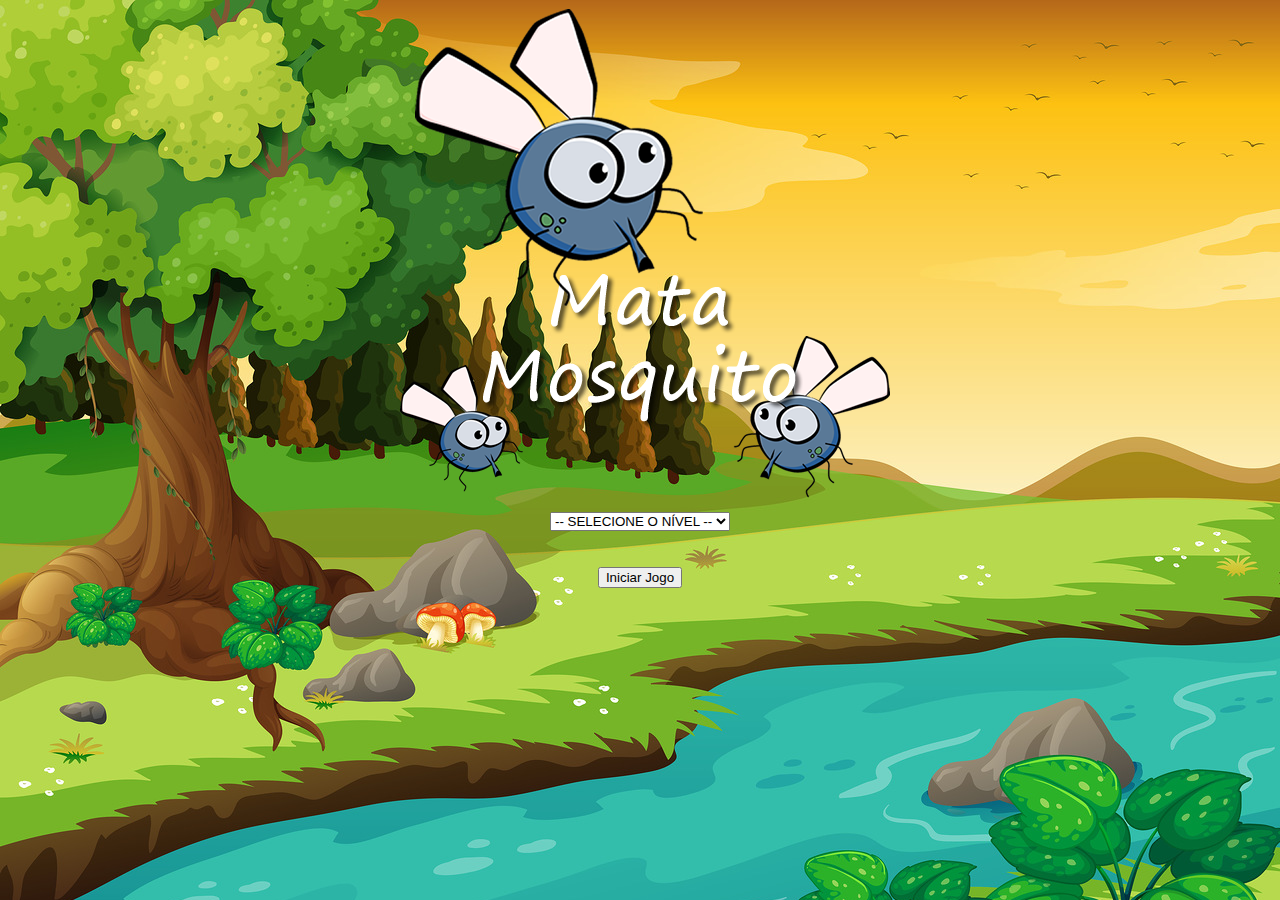
<file: index.html>
<!DOCTYPE html>
<html>
<head>
	<meta charset="utf-8">
	<meta name="viewport" content="width=device-width, initial-scale=1">
	<title>Mata Mosquito - App Game</title>

	<link rel="stylesheet" type="text/css" href="estilo.css">

	<link href="https://cdn.jsdelivr.net/npm/bootstrap@5.3.0-alpha1/dist/css/bootstrap.min.css" rel="stylesheet" integrity="sha384-GLhlTQ8iRABdZLl6O3oVMWSktQOp6b7In1Zl3/Jr59b6EGGoI1aFkw7cmDA6j6gD" crossorigin="anonymous">

	<script type="text/javascript">
		
		function sendLevel(){
			var level = document.getElementById('level').value

			if(level === ''){
				alert('Por favor, selecione uma dificuldade válida.')
				return false
			}

			window.location.href = 'game.html?' + level

		}



	</script>


</head>
<body>

	<div align="center">
		<img src="imagens/game.png">

		<div>
			<select id="level" class="btn btn-light">
				<option value="">-- SELECIONE O NÍVEL --</option>
				<option value="normal">Normal</option>
				<option value="dificil">Difícil</option>
				<option value="extremo">Extremo</option>
			</select>	
		</div>

		<div>
			<br><br>

			<button class="btn btn-danger btn-lg" onclick="sendLevel()">Iniciar Jogo</button>
		</div>
	</div>

</body>
</html>
</file>
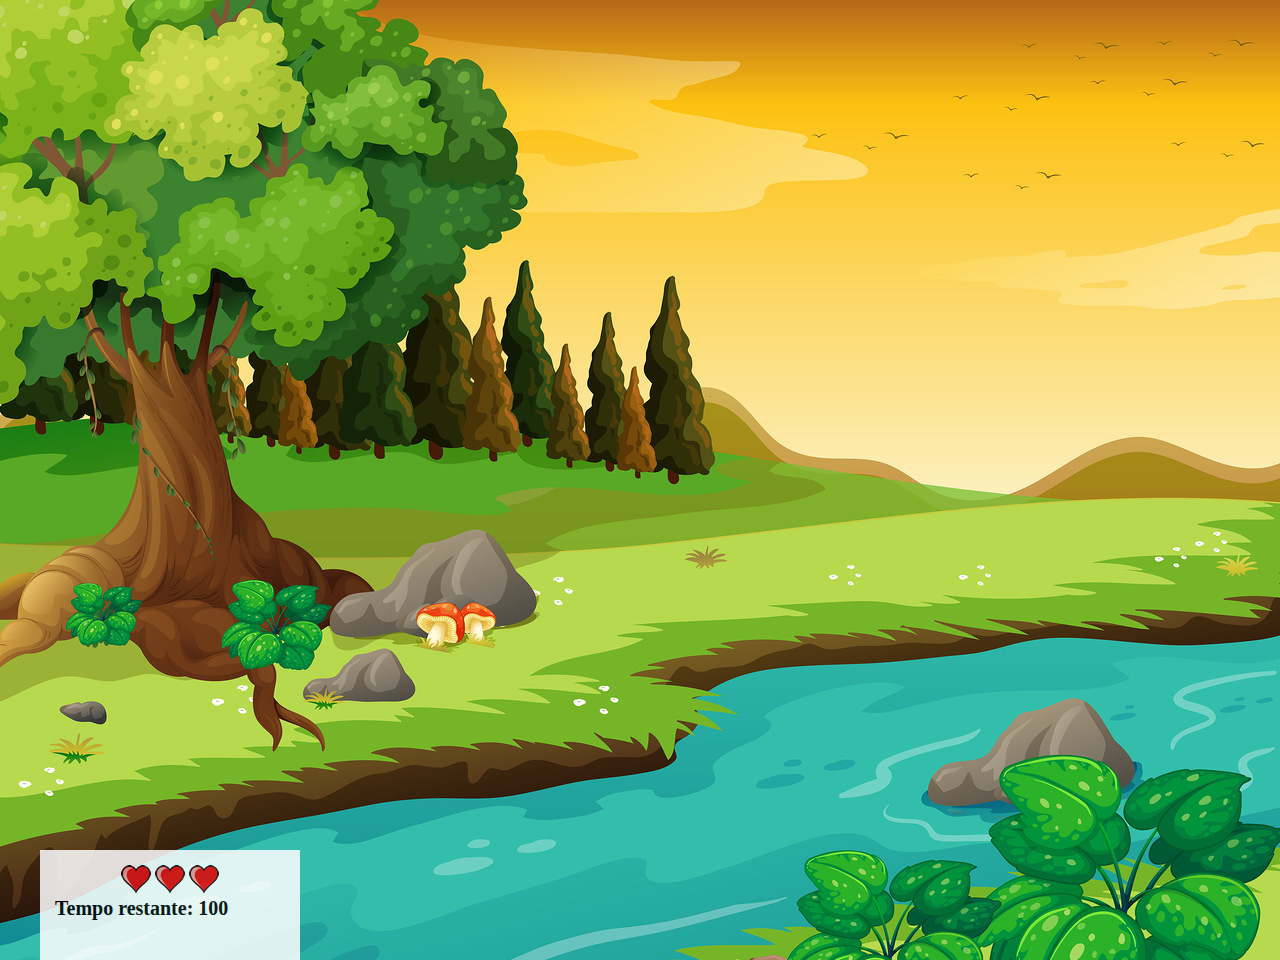
<file: game.html>
<!DOCTYPE html>
<html>
<head>
	<meta charset="utf-8">
	<meta name="viewport" content="width=device-width, initial-scale=1">
	<title>Game Mata Mosquito</title>

	<link rel="stylesheet" type="text/css" href="estilo.css">
	<link href="https://cdn.jsdelivr.net/npm/bootstrap@5.3.0-alpha1/dist/css/bootstrap.min.css" rel="stylesheet" integrity="sha384-GLhlTQ8iRABdZLl6O3oVMWSktQOp6b7In1Zl3/Jr59b6EGGoI1aFkw7cmDA6j6gD" crossorigin="anonymous">
	<script type="text/javascript" src="script.js"></script>

</head>
<body onresize="espacoMaximo()">

	<!-- === CONTADOR DE VIDAS === -->
	<div class="layout">
		<div id="vidas" align="center">
			<img src="imagens/coracao_cheio.png" id="v1">
			<img src="imagens/coracao_cheio.png" id="v2">
			<img src="imagens/coracao_cheio.png" id="v3">
			
		</div>

		<div class="tempo">Tempo restante: <span id="cronometro"></span></div>
	</div>



	<script type="text/javascript">

		document.getElementById('cronometro').innerHTML = timer
		var criaMosquito = setInterval(function(){
			posicaoAleatoria()
		}, velocity)


		
	</script>


</body>
</html>
</file>
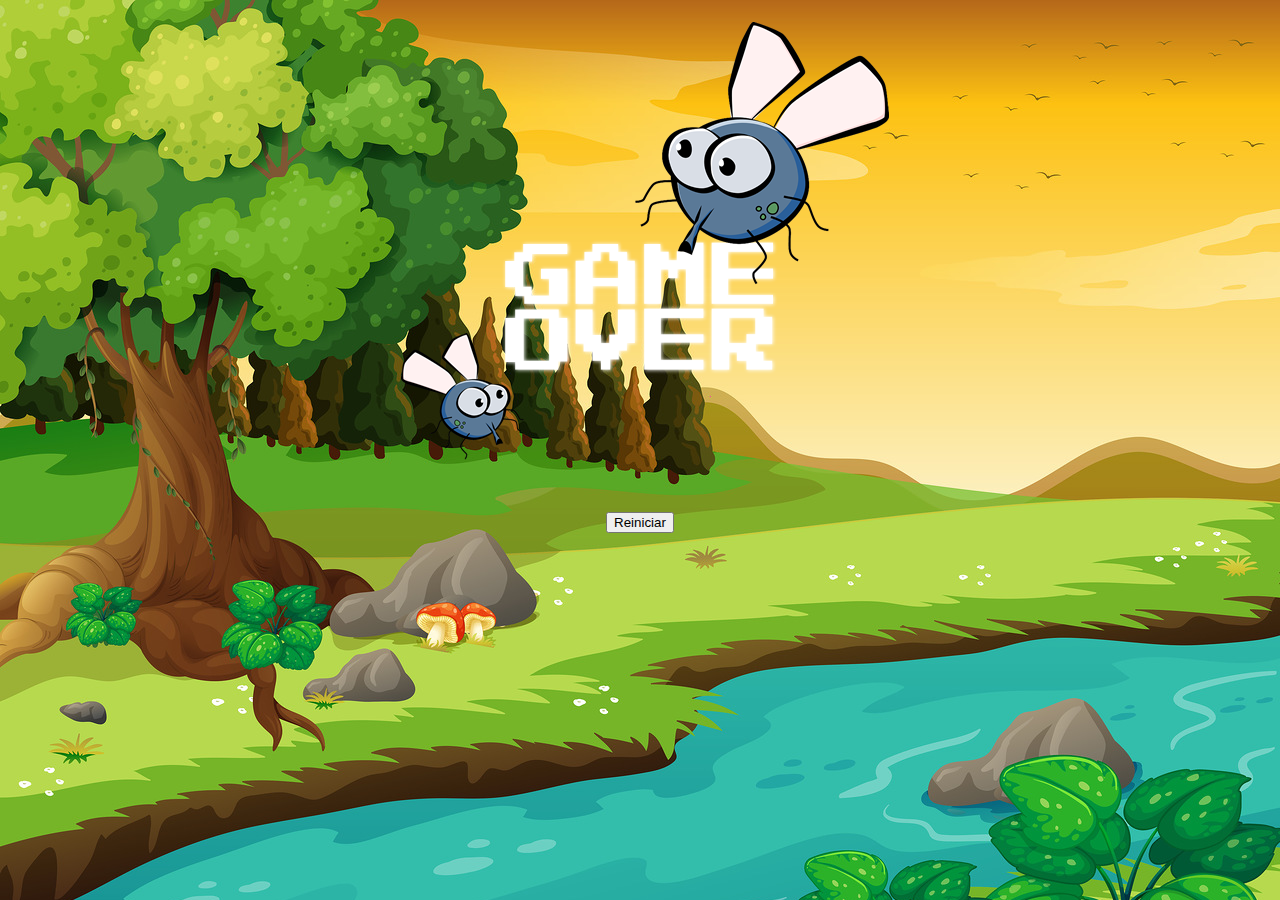
<file: game_over.html>
<!DOCTYPE html>
<html>
<head>
	<meta charset="utf-8">
	<meta name="viewport" content="width=device-width, initial-scale=1">
	<title>Game Over</title>
	<link rel="stylesheet" type="text/css" href="estilo.css">
	<link href="https://cdn.jsdelivr.net/npm/bootstrap@5.3.0-alpha1/dist/css/bootstrap.min.css" rel="stylesheet" integrity="sha384-GLhlTQ8iRABdZLl6O3oVMWSktQOp6b7In1Zl3/Jr59b6EGGoI1aFkw7cmDA6j6gD" crossorigin="anonymous">
</head>
<body>

	<div align="center">
		<div>
			<img src="imagens/game_over.png">
		</div>

		<div>
			<button class="btn btn-danger btn-lg" onclick="window.location.href='index.html'">Reiniciar</button>
		</div>
	</div>

</body>
</html>
</file>
<file: estilo.css>
html{
	cursor: url('imagens/mata_mosca.png') 30 30, auto;
}


body{
	background-image: url('imagens/bg.jpg');
	background-repeat: no-repeat;
	background-size: 100%;
}



.layout{
	background-color: white;
	padding: 15px;
	color: black;
	opacity: 0.85;
	width: 230px;
	height: 80px;
	position: absolute;
	top: 850px;
	left: 40px;
	float: left;
}

.vidas{
	opacity: 100%;
}

.mosquito{
	width: 50px;
	height: 50px;
	position: absolute;
}

.moscaPequena{
	width: 60px;
	height: 60px;

}

.moscaMedia{
	width: 75px;
	height: 75px;
}

.moscaGrande{
	width: 90px;
	height: 90px;
	
}

.leftSide{
	transform: scaleX(1.0);
}

.rightSide{
	transform: scaleX(-1);
}

.tempo{
	float: left;
	font-size: 20px;
	font-weight: bold;
}
</file>
